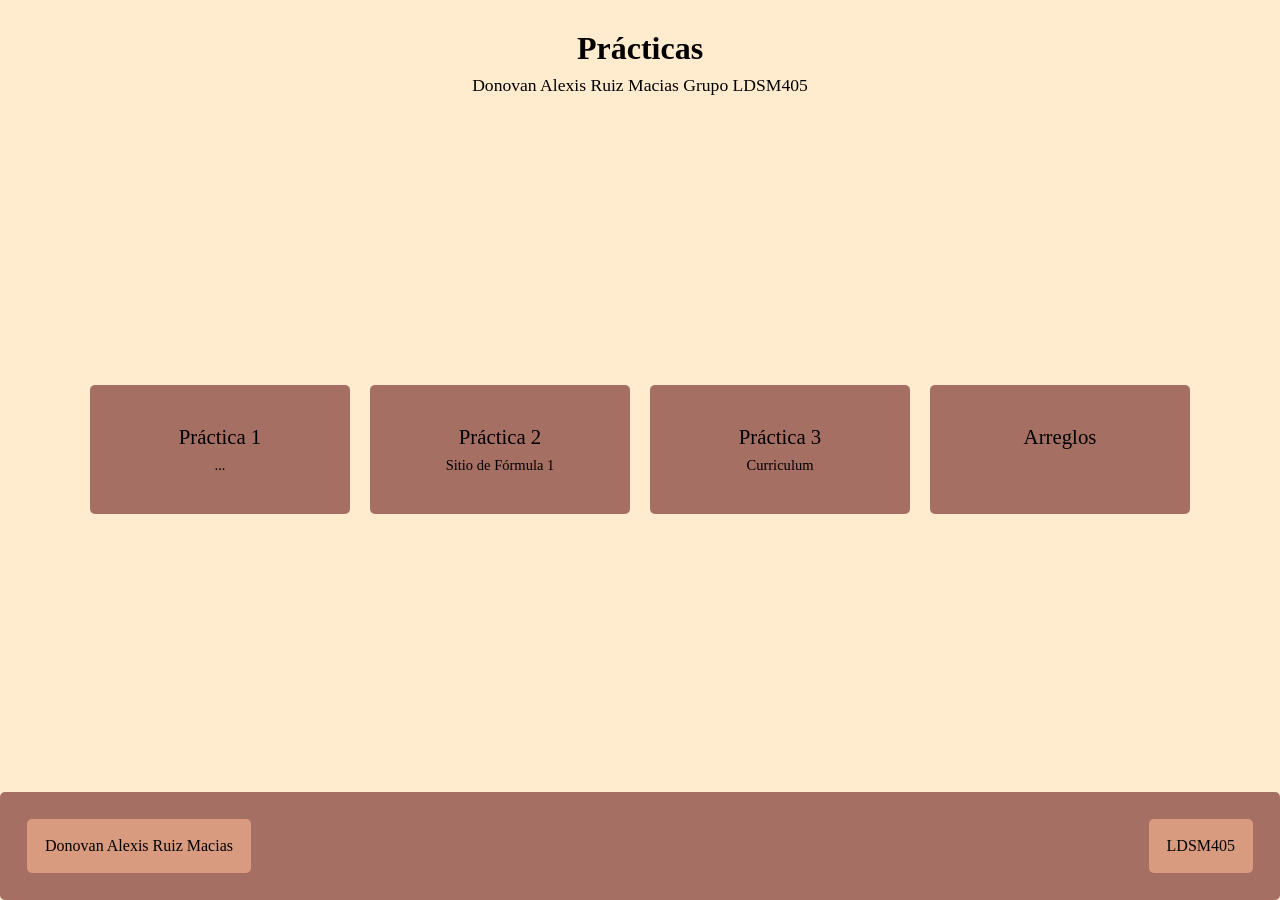
<file: index.html>
<!DOCTYPE html>
<html lang="es">
<head>
    <meta charset="UTF-8">
    <meta name="viewport" content="width=device-width, initial-scale=1.0">
    <title>Prácticas - Donovan Alexis Ruiz Macias</title>
    <style>
        * { box-sizing: border-box; }

        body {
            margin: 0;
            min-height: 100vh;
            display: flex;
            flex-direction: column;
            font-family: serif;
            background-color: blanchedalmond;
        }

        header {
            text-align: center;
            padding: 30px 10px 10px;
        }

        header h1 { margin: 0 0 8px; }
        header p  { margin: 0; font-size: 1.1em; }

        main {
            flex: 1;
            display: flex;
            flex-wrap: wrap;
            justify-content: center;
            align-content: center;
            gap: 20px;
            padding: 30px 10px;
        }

        .practica {
            display: block;
            width: 260px;
            padding: 40px 20px;
            text-align: center;
            text-decoration: none;
            color: inherit;
            font-size: 1.3em;
            background-color: #A56F63;
            border-radius: 5px;
        }

        .practica:hover { background-color: #D99B7F; }

        .practica span {
            display: block;
            margin-top: 8px;
            font-size: 0.7em;
        }

        footer {
            display: flex;
            flex-wrap: wrap;
            min-height: 80px;
            background-color: #A56F63;
            border-radius: 5px;
        }

        .nm, .gpo {
            background-color: #D99B7F;
            margin: 3vh;
            padding: 2vh;
            border-radius: 5px;
        }

        .nm  { margin-right: auto; }
        .gpo { text-align: right; }
    </style>
</head>
<body>

    <header>
        <h1>Prácticas</h1>
        <p>Donovan Alexis Ruiz Macias   Grupo LDSM405</p>
    </header>

    <main>
        <a class="practica" >Práctica 1<span>...</span></a>
        <a class="practica" href="home.html">Práctica 2<span>Sitio de Fórmula 1</span></a>
        <a class="practica" href="Curriculum/curriculum.html">Práctica 3<span>Curriculum</span></a>
        <a class="practica" href="P3/arreglos.html">Arreglos</a>
        
    </main>

    <footer>
        <article class="nm">Donovan Alexis Ruiz Macias</article>
        <article class="gpo">LDSM405</article>
    </footer>

</body>
</html>
</file>
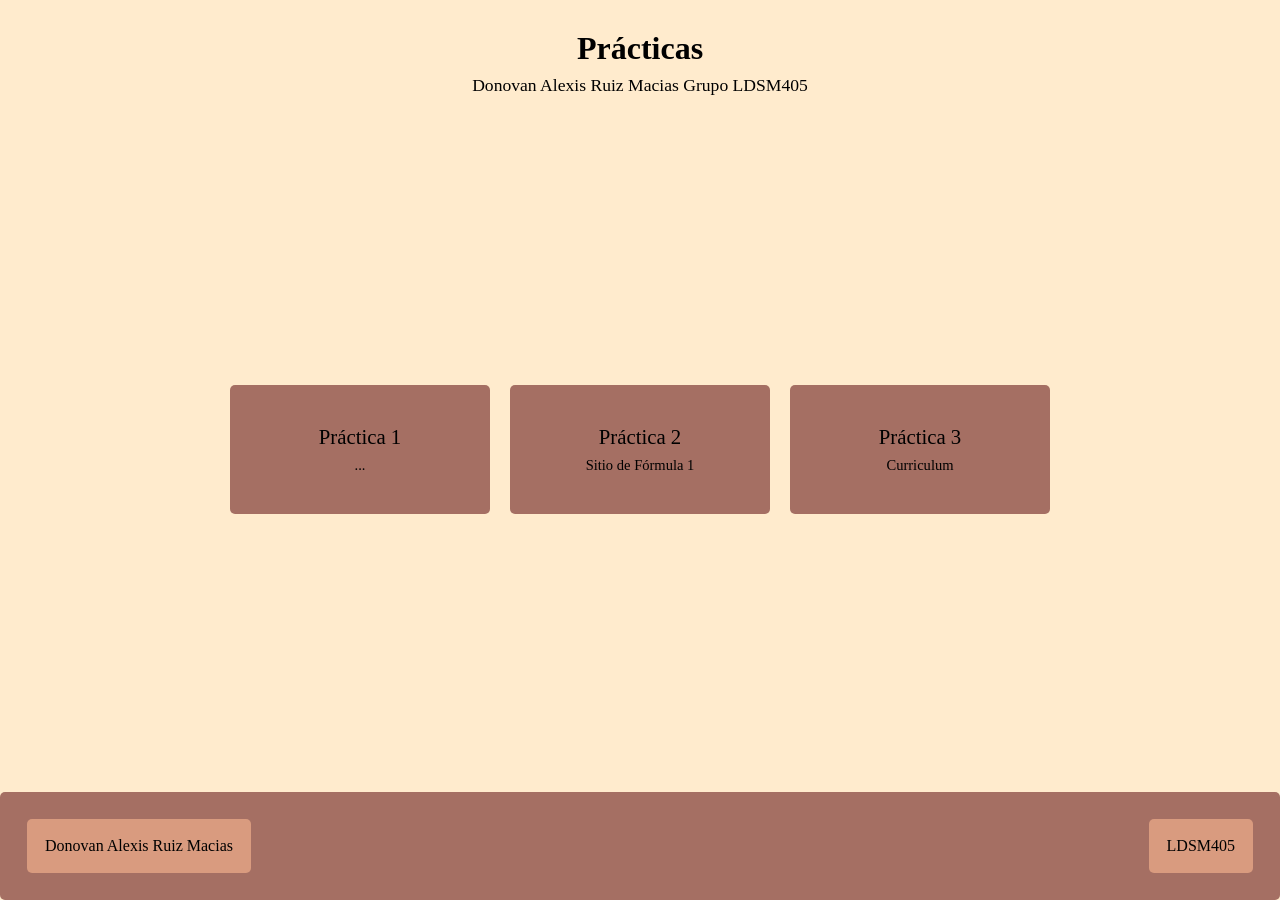
<file: Practica 2/index.html>
<!DOCTYPE html>
<html lang="es">
<head>
    <meta charset="UTF-8">
    <meta name="viewport" content="width=device-width, initial-scale=1.0">
    <title>Prácticas - Donovan Alexis Ruiz Macias</title>
    <style>
        * { box-sizing: border-box; }

        body {
            margin: 0;
            min-height: 100vh;
            display: flex;
            flex-direction: column;
            font-family: serif;
            background-color: blanchedalmond;
        }

        header {
            text-align: center;
            padding: 30px 10px 10px;
        }

        header h1 { margin: 0 0 8px; }
        header p  { margin: 0; font-size: 1.1em; }

        main {
            flex: 1;
            display: flex;
            flex-wrap: wrap;
            justify-content: center;
            align-content: center;
            gap: 20px;
            padding: 30px 10px;
        }

        .practica {
            display: block;
            width: 260px;
            padding: 40px 20px;
            text-align: center;
            text-decoration: none;
            color: inherit;
            font-size: 1.3em;
            background-color: #A56F63;
            border-radius: 5px;
        }

        .practica:hover { background-color: #D99B7F; }

        .practica span {
            display: block;
            margin-top: 8px;
            font-size: 0.7em;
        }

        footer {
            display: flex;
            flex-wrap: wrap;
            min-height: 80px;
            background-color: #A56F63;
            border-radius: 5px;
        }

        .nm, .gpo {
            background-color: #D99B7F;
            margin: 3vh;
            padding: 2vh;
            border-radius: 5px;
        }

        .nm  { margin-right: auto; }
        .gpo { text-align: right; }
    </style>
</head>
<body>

    <header>
        <h1>Prácticas</h1>
        <p>Donovan Alexis Ruiz Macias   Grupo LDSM405</p>
    </header>

    <main>
        <a class="practica" >Práctica 1<span>...</span></a>
        <a class="practica" href="home.html">Práctica 2<span>Sitio de Fórmula 1</span></a>
        <a class="practica" href="Curriculum/curriculum.html">Práctica 3<span>Curriculum</span></a>
    </main>

    <footer>
        <article class="nm">Donovan Alexis Ruiz Macias</article>
        <article class="gpo">LDSM405</article>
    </footer>

</body>
</html>
</file>
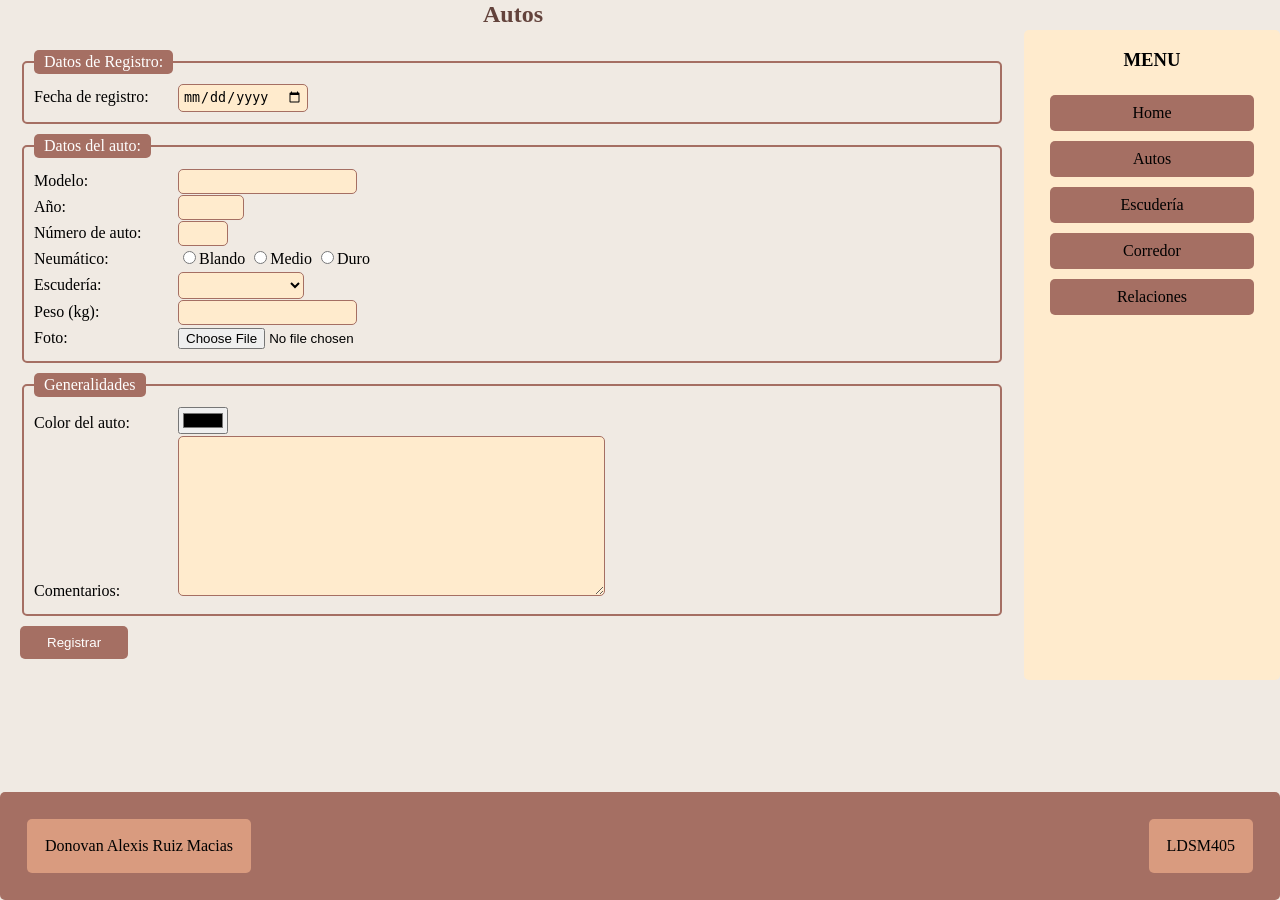
<file: autos.html>
<!DOCTYPE html>
<html lang="es">
<head>
    <meta charset="UTF-8">
    <meta name="viewport" content="width=device-width, initial-scale=1.0">
    <link rel="stylesheet" href="css/estilo.css"/>
    <title>Autos</title>
</head>
<body>

    <main>
        <section id="principal">
        <h1 id="titulo">Autos</h1>

            <section id="section-1">
                <section class="secundario">
                    <article class="articulo">
                  <form name="datos_auto" method="post" action="#" enctype="multipart/form-data">
                    <fieldset>
                        <legend>Datos de Registro:</legend>
                        <article id="registro">
                            <label>Fecha de registro:</label>
                            <input type="date" id="fecha"/><br>
                        </article>
                    </fieldset>
                    <fieldset id="datos_auto">
                        <legend>Datos del auto:</legend>
                        <article id="identificacion">
                            <article>
                                <label>Modelo: </label>
                                <input type="text" id="modelo"/><br>
                            </article>
                            <article>
                                <label>Año: </label>
                                <input type="number" id="anio" min="1950" max="2100"/><br>
                            </article>
                            <article>
                                <label>Número de auto: </label>
                                <input type="number" id="numero" min="0" max="99"/><br>
                            </article>
                        </article>
                        <article id="otros_datos">
                            <article id="neumaticos">
                                <label>Neumático:</label>
                                <input type="radio" name="neu" value="S"/>Blando
                                <input type="radio" name="neu" value="M"/>Medio
                                <input type="radio" name="neu" value="H"/>Duro
                            </article>
                            <article>
                                <label>Escudería: </label>
                                <select id="escuderia">
                                    <option value=""></option>
                                    <option value="FER">Ferrari</option>
                                    <option value="MER">Mercedes</option>
                                    <option value="RBR">Red Bull Racing</option>
                                    <option value="MCL">McLaren</option>
                                    <option value="AST">Aston Martin</option>
                                </select><br>
                            </article>
                            <article>
                                <label>Peso (kg): </label>
                                <input type="number" id="peso" min="700" step="0.1"/><br>
                            </article>
                            <article>
                                <label>Foto:</label>
                                <input type="file" id="imagen" /><br>
                            </article>
                        </article>
                    </fieldset>
                    <fieldset>
                        <legend>Generalidades </legend>
                        <article>
                            <label>Color del auto: </label>
                            <input type="color" id="colorf"/>
                        </article>
                        <article>
                            <label>Comentarios: </label>
                            <textarea cols="50" rows="10" id="comms"></textarea>
                        </article>
                    </fieldset>
                    <button type="button" id="boton" onclick="mi_metodoAutos()">Registrar</button>
                  </form>
                    </article>
                </section>
            </section>

            <aside id="menu">
                <h3>MENU</h3>
                    <ol>
                        <li class="opmnu"><a href="home.html">Home</a></li>
                        <li class="opmnu"><a href="autos.html">Autos</a></li>
                        <li class="opmnu"><a href="escuderia.html">Escudería</a></li>
                        <li class="opmnu"><a href="corredor.html">Corredor</a></li>
                        <li class="opmnu"><a href="relaciones.html">Relaciones</a></li>
                    </ol>
            </aside>
        </section>
    </main>

    <footer>
        <article class="nm">Donovan Alexis Ruiz Macias</article>
        <article class="gpo">LDSM405</article>
    </footer>

    <script src="js/script.js"></script>
</body>
</html>
</file>
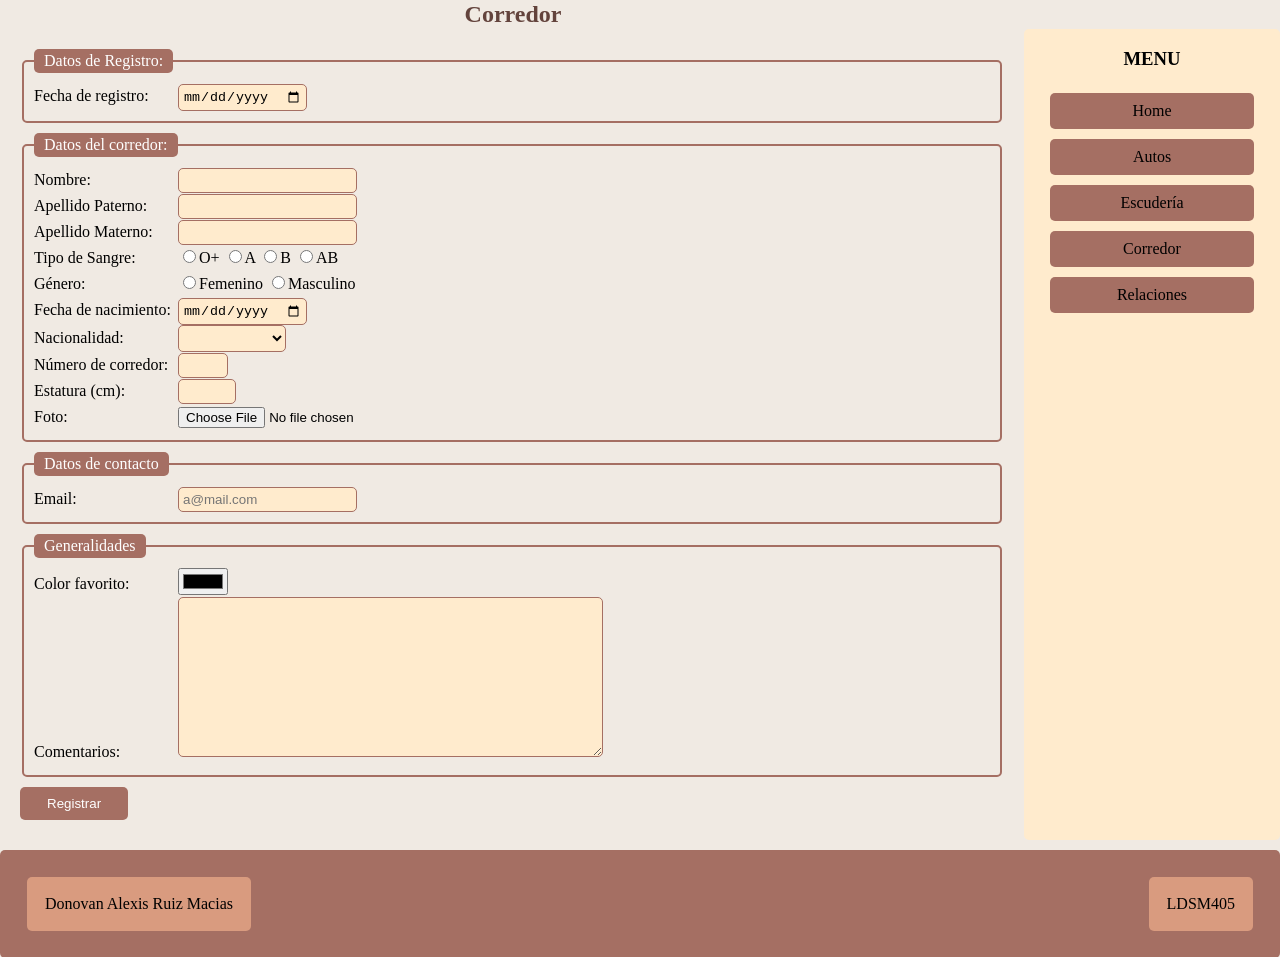
<file: corredor.html>
<!DOCTYPE html>
<html lang="es">
<head>
    <meta charset="UTF-8">
    <meta name="viewport" content="width=device-width, initial-scale=1.0">
    <link rel="stylesheet" href="css/estilo.css"/>
    <title>Corredor</title>
</head>
<body>

    <main>
        <section id="principal">
        <h1 id="titulo">Corredor</h1>

            <section id="section-1">
                <section class="secundario">
                    <article class="articulo">
                  <form name="datos_corredor" method="post" action="#" enctype="multipart/form-data">
                    <fieldset>
                        <legend>Datos de Registro:</legend>
                        <article id="registro">
                            <label>Fecha de registro:</label>
                            <input type="date" id="fecha"/><br>
                        </article>
                    </fieldset>
                    <fieldset id="datos_user">
                        <legend>Datos del corredor:</legend>
                        <article id="nombre_completo">
                            <article>
                                <label>Nombre: </label>
                                <input type="text" id="nombre"/><br>
                            </article>
                            <article>
                                <label>Apellido Paterno: </label>
                                <input type="text" id="apellidoP"/><br>
                            </article>
                            <article>
                                <label>Apellido Materno:</label>
                                <input type="text" id="apellidoM"/><br>
                            </article>
                        </article>
                        <article id="otros_datos">
                            <article id="tg">
                                <article id="tipo_sangre">
                                    <label>Tipo de Sangre:</label>
                                    <input type="radio" name="TipoS" value="O+"/>O+
                                    <input type="radio" name="TipoS" value="A"/>A
                                    <input type="radio" name="TipoS" value="B"/>B
                                    <input type="radio" name="TipoS" value="AB"/>AB
                                </article>
                                <article id="genero">
                                    <label> Género:</label>
                                    <input type="radio" name="gnr" value="Fem"/>Femenino
                                    <input type="radio" name="gnr" value="Mas"/>Masculino
                                </article>
                            </article>
                            <article>
                                <label>Fecha de nacimiento: </label>
                                <input type="date" id="nacimiento"/><br>
                            </article>
                            <article>
                                <label>Nacionalidad: </label>
                                <select id="nacionalidad">
                                    <option value=""></option>
                                    <option value="MX">México</option>
                                    <option value="IT">Italia</option>
                                    <option value="GB">Reino Unido</option>
                                    <option value="DE">Alemania</option>
                                    <option value="NL">Países Bajos</option>
                                    <option value="ES">España</option>
                                </select><br>
                            </article>
                            <article>
                                <label>Número de corredor: </label>
                                <input type="number" id="numero" min="0" max="99"/><br>
                            </article>
                            <article>
                                <label>Estatura (cm): </label>
                                <input type="number" id="estatura" min="100" max="250"/><br>
                            </article>
                            <article>
                                <label>Foto:</label>
                                <input type="file" id="imagen" /><br>
                            </article>
                        </article>
                    </fieldset>
                    <fieldset>
                        <legend>Datos de contacto</legend>
                        <article>
                            <label>Email: </label>
                            <input type="email" id="correo" required placeholder="a@mail.com"/><br>
                        </article>
                    </fieldset>
                    <fieldset>
                        <legend>Generalidades </legend>
                        <article>
                            <label>Color favorito: </label>
                            <input type="color" id="colorf"/>
                        </article>
                        <article>
                            <label>Comentarios: </label>
                            <textarea cols="50" rows="10" id="comms"></textarea>
                        </article>
                    </fieldset>
                    <button type="button" id="boton" onclick="mi_metodoCorredor()">Registrar</button>
                  </form>
                    </article>
                </section>
            </section>

            <aside id="menu">
                <h3>MENU</h3>
                    <ol>
                        <li class="opmnu"><a href="home.html">Home</a></li>
                        <li class="opmnu"><a href="autos.html">Autos</a></li>
                        <li class="opmnu"><a href="escuderia.html">Escudería</a></li>
                        <li class="opmnu"><a href="corredor.html">Corredor</a></li>
                        <li class="opmnu"><a href="relaciones.html">Relaciones</a></li>
                    </ol>
            </aside>
        </section>
    </main>

    <footer>
        <article class="nm">Donovan Alexis Ruiz Macias</article>
        <article class="gpo">LDSM405</article>
    </footer>

    <script src="js/script.js"></script>
</body>
</html>
</file>
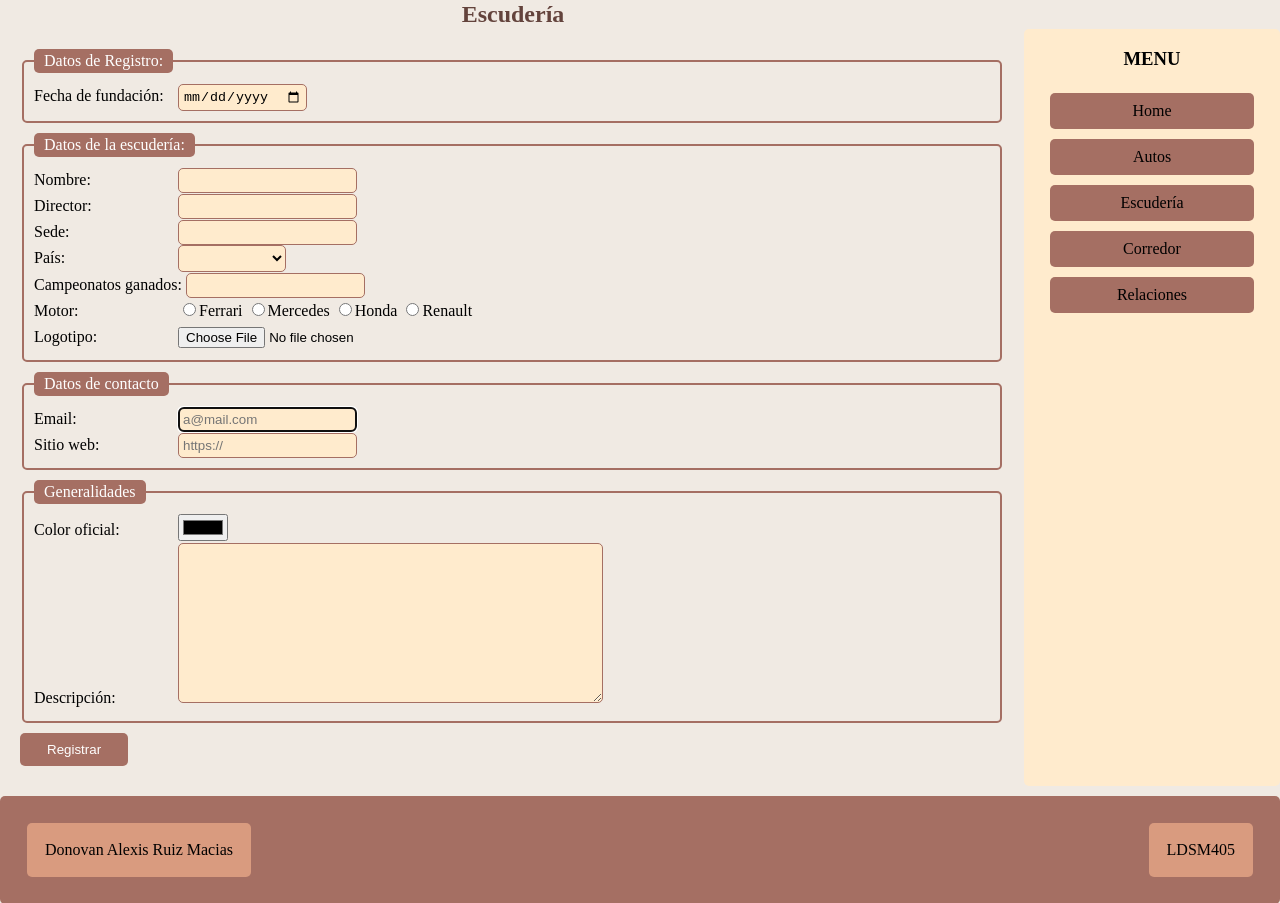
<file: escuderia.html>
<!DOCTYPE html>
<html lang="es">
<head>
    <meta charset="UTF-8">
    <meta name="viewport" content="width=device-width, initial-scale=1.0">
    <link rel="stylesheet" href="css/estilo.css"/>
    <title>Escudería</title>
</head>
<body>

    <main>
        <section id="principal">
        <h1 id="titulo">Escudería</h1>

            <section id="section-1">
                <section class="secundario">
                    <article class="articulo">
                  <form name="datos_escuderia" method="post" action="#" enctype="multipart/form-data">
                    <fieldset>
                        <legend>Datos de Registro:</legend>
                        <article id="registro">
                            <label>Fecha de fundación:</label>
                            <input type="date" id="fecha"/><br>
                        </article>
                    </fieldset>
                    <fieldset id="datos_escuderia">
                        <legend>Datos de la escudería:</legend>
                        <article id="identificacion">
                            <article>
                                <label>Nombre: </label>
                                <input type="text" id="nombre"/><br>
                            </article>
                            <article>
                                <label>Director: </label>
                                <input type="text" id="director"/><br>
                            </article>
                            <article>
                                <label>Sede: </label>
                                <input type="text" id="sede"/><br>
                            </article>
                        </article>
                        <article id="otros_datos">
                            <article>
                                <label>País: </label>
                                <select id="pais">
                                    <option value=""></option>
                                    <option value="MX">México</option>
                                    <option value="IT">Italia</option>
                                    <option value="GB">Reino Unido</option>
                                    <option value="DE">Alemania</option>
                                    <option value="NL">Países Bajos</option>
                                    <option value="ES">España</option>
                                </select><br>
                            </article>
                            <article>
                                <label>Campeonatos ganados: </label>
                                <input type="number" id="campeonatos" min="0"/><br>
                            </article>
                            <article id="motor">
                                <label>Motor:</label>
                                <input type="radio" name="mot" value="FER"/>Ferrari
                                <input type="radio" name="mot" value="MER"/>Mercedes
                                <input type="radio" name="mot" value="HON"/>Honda
                                <input type="radio" name="mot" value="REN"/>Renault
                            </article>
                            <article>
                                <label>Logotipo:</label>
                                <input type="file" id="imagen" /><br>
                            </article>
                        </article>
                    </fieldset>
                    <fieldset>
                        <legend>Datos de contacto</legend>
                        <article>
                            <label>Email: </label>
                            <input type="email" id="correo" required autofocus placeholder="a@mail.com"/><br>
                        </article>
                        <article>
                            <label>Sitio web: </label>
                            <input type="url" id="web" placeholder="https://"/><br>
                        </article>
                    </fieldset>
                    <fieldset>
                        <legend>Generalidades </legend>
                        <article>
                            <label>Color oficial: </label>
                            <input type="color" id="colorf"/>
                        </article>
                        <article>
                            <label>Descripción: </label>
                            <textarea cols="50" rows="10" id="comms"></textarea>
                        </article>
                    </fieldset>
                    <button type="button" id="boton" onclick="mi_metodoEscuderia()">Registrar</button>
                  </form>
                    </article>
                </section>
            </section>

            <aside id="menu">
                <h3>MENU</h3>
                    <ol>
                        <li class="opmnu"><a href="home.html">Home</a></li>
                        <li class="opmnu"><a href="autos.html">Autos</a></li>
                        <li class="opmnu"><a href="escuderia.html">Escudería</a></li>
                        <li class="opmnu"><a href="corredor.html">Corredor</a></li>
                        <li class="opmnu"><a href="relaciones.html">Relaciones</a></li>
                    </ol>
            </aside>
        </section>
    </main>

    <footer>
        <article class="nm">Donovan Alexis Ruiz Macias</article>
        <article class="gpo">LDSM405</article>
    </footer>

    <script src="js/script.js"></script>
</body>
</html>
</file>
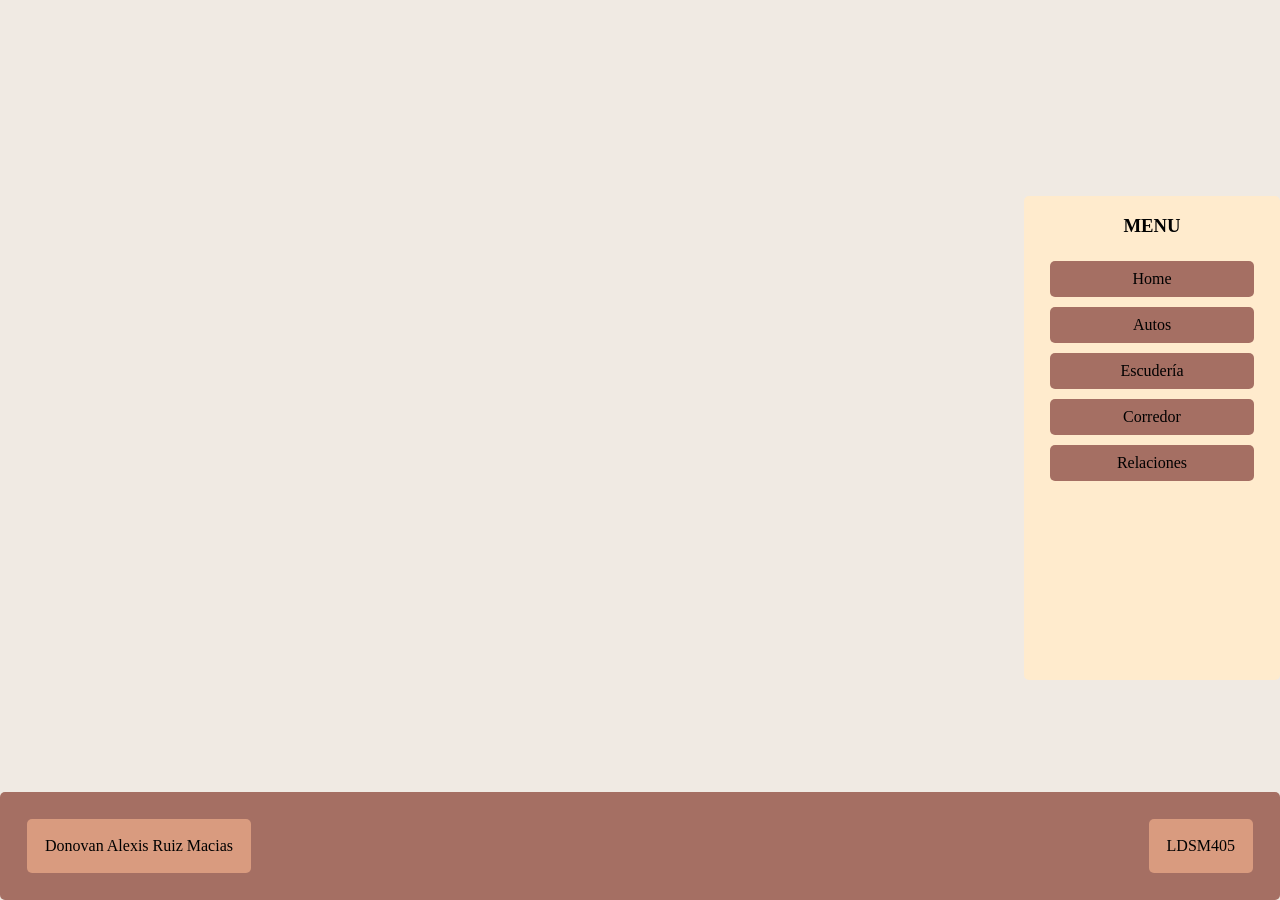
<file: home.html>
<!DOCTYPE html>
<html lang="en">
<head>
    <link rel="stylesheet" href="css/estilo.css"/>
    <meta charset="UTF-8">
    <meta name="viewport" content="width=device-width, initial-scale=1.0">
    <title>Home</title>
</head>
<body>
    
    <main>
 
 
        <section id="principal">
        <h1 id="titulo"> </h1>
       
            <section id="section-1">
                
            </section>
 
             <aside id="menu">
            <h3>MENU</h3>
                    <ol>
                        <li class="opmnu"><a href="home.html">Home</a></li>
                        <li class="opmnu"><a href="autos.html">Autos</a></li>
                        <li class="opmnu"><a href="escuderia.html">Escudería</a></li>
                        <li class="opmnu"><a href="corredor.html">Corredor</a></li>
                        <li class="opmnu"><a href="relaciones.html">Relaciones</a></li>
                    </ol>
        </aside>
        </section>
 
    </main>

    <footer>

        <article class="nm">Donovan Alexis Ruiz Macias</article>
        <article class="gpo">LDSM405</article>

    </footer>

</body>

</html>
</file>
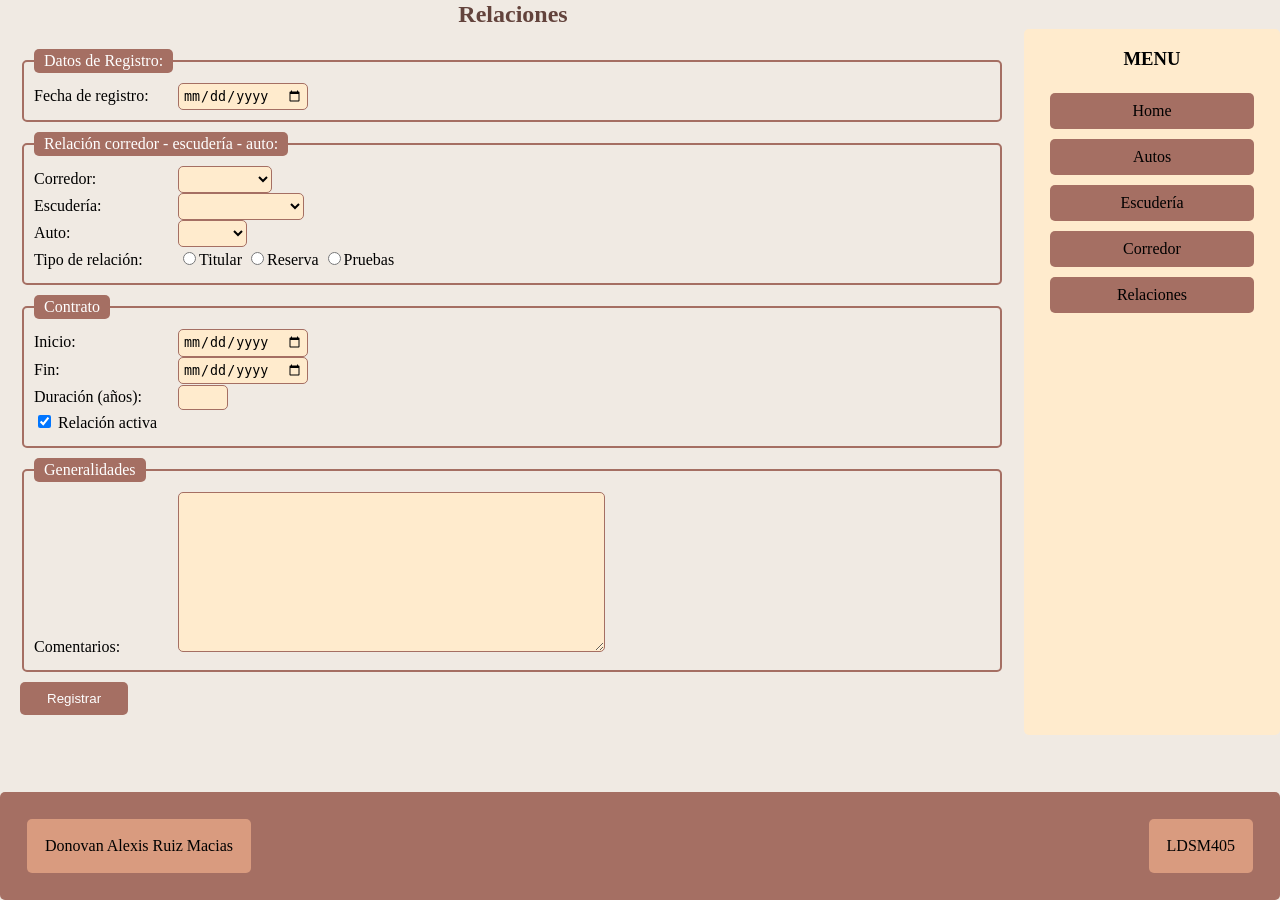
<file: relaciones.html>
<!DOCTYPE html>
<html lang="es">
<head>
    <meta charset="UTF-8">
    <meta name="viewport" content="width=device-width, initial-scale=1.0">
    <link rel="stylesheet" href="css/estilo.css"/>
    <title>Relaciones</title>
</head>
<body>

    <main>
        <section id="principal">
        <h1 id="titulo">Relaciones</h1>

            <section id="section-1">
                <section class="secundario">
                    <article class="articulo">
                  <form name="datos_relacion" method="post" action="#">
                    <fieldset>
                        <legend>Datos de Registro:</legend>
                        <article id="registro">
                            <label>Fecha de registro:</label>
                            <input type="date" id="fecha"/><br>
                        </article>
                    </fieldset>
                    <fieldset id="datos_relacion">
                        <legend>Relación corredor - escudería - auto:</legend>
                        <article id="otros_datos">
                            <article>
                                <label>Corredor: </label>
                                <select id="corredor">
                                    <option value=""></option>
                                    <option value="1">Corredor 1</option>
                                    <option value="2">Corredor 2</option>
                                    <option value="3">Corredor 3</option>
                                </select><br>
                            </article>
                            <article>
                                <label>Escudería: </label>
                                <select id="escuderia">
                                    <option value=""></option>
                                    <option value="FER">Ferrari</option>
                                    <option value="MER">Mercedes</option>
                                    <option value="RBR">Red Bull Racing</option>
                                    <option value="MCL">McLaren</option>
                                    <option value="AST">Aston Martin</option>
                                </select><br>
                            </article>
                            <article>
                                <label>Auto: </label>
                                <select id="auto">
                                    <option value=""></option>
                                    <option value="A1">Auto 1</option>
                                    <option value="A2">Auto 2</option>
                                    <option value="A3">Auto 3</option>
                                </select><br>
                            </article>
                            <article id="tipo_rel">
                                <label>Tipo de relación:</label>
                                <input type="radio" name="rel" value="T"/>Titular
                                <input type="radio" name="rel" value="R"/>Reserva
                                <input type="radio" name="rel" value="P"/>Pruebas
                            </article>
                        </article>
                    </fieldset>
                    <fieldset>
                        <legend>Contrato</legend>
                        <article>
                            <label>Inicio: </label>
                            <input type="date" id="inicio"/><br>
                        </article>
                        <article>
                            <label>Fin: </label>
                            <input type="date" id="fin"/><br>
                        </article>
                        <article>
                            <label>Duración (años): </label>
                            <input type="number" id="duracion" min="1" max="10"/><br>
                        </article>
                        <article>
                            <input type="checkbox" id="activo" checked/>
                            <label for="activo">Relación activa</label>
                        </article>
                    </fieldset>
                    <fieldset>
                        <legend>Generalidades </legend>
                        <article>
                            <label>Comentarios: </label>
                            <textarea cols="50" rows="10" id="comms"></textarea>
                        </article>
                    </fieldset>
                    <button type="button" id="boton" onclick="mi_metodoRelaciones()">Registrar</button>
                  </form>
                    </article>
                </section>
            </section>

            <aside id="menu">
                <h3>MENU</h3>
                    <ol>
                        <li class="opmnu"><a href="home.html">Home</a></li>
                        <li class="opmnu"><a href="autos.html">Autos</a></li>
                        <li class="opmnu"><a href="escuderia.html">Escudería</a></li>
                        <li class="opmnu"><a href="corredor.html">Corredor</a></li>
                        <li class="opmnu"><a href="relaciones.html">Relaciones</a></li>
                    </ol>
            </aside>
        </section>
    </main>

    <footer>
        <article class="nm">Donovan Alexis Ruiz Macias</article>
        <article class="gpo">LDSM405</article>
    </footer>

    <script src="js/script.js"></script>
</body>
</html>
</file>
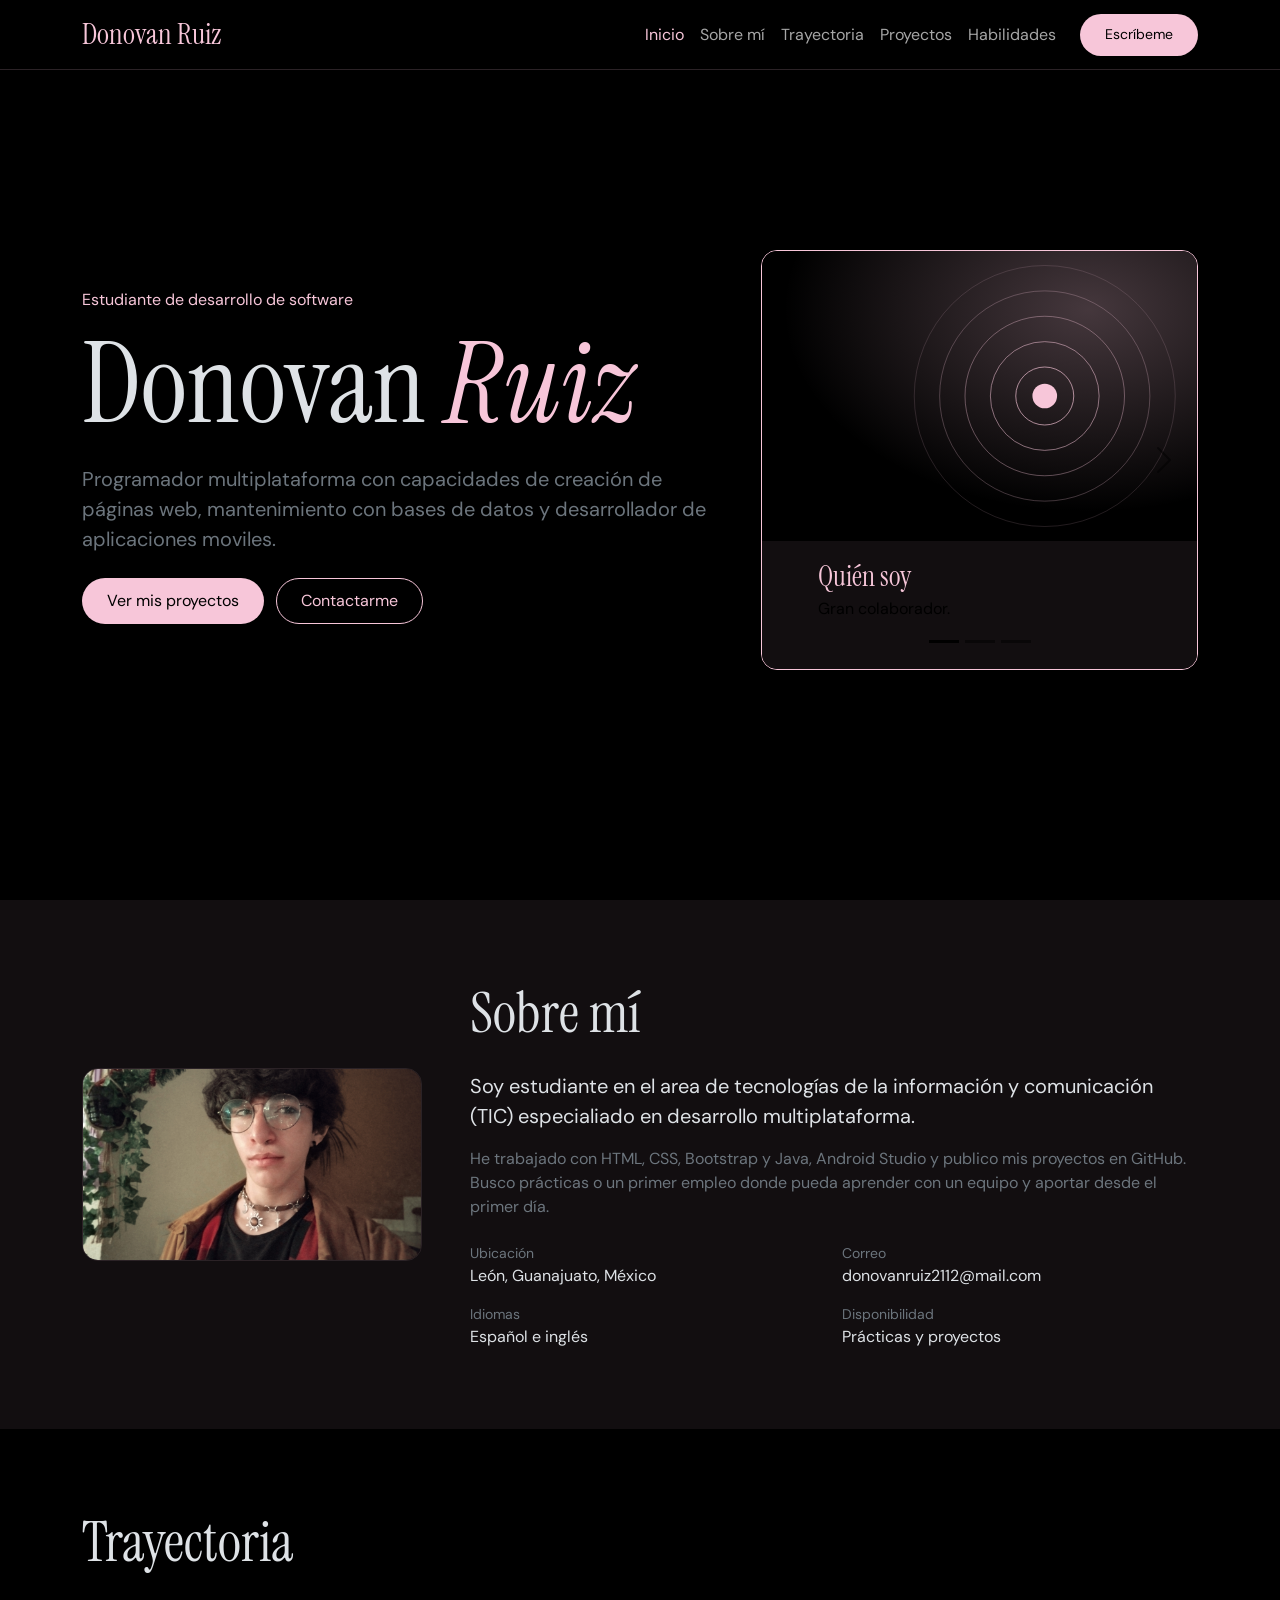
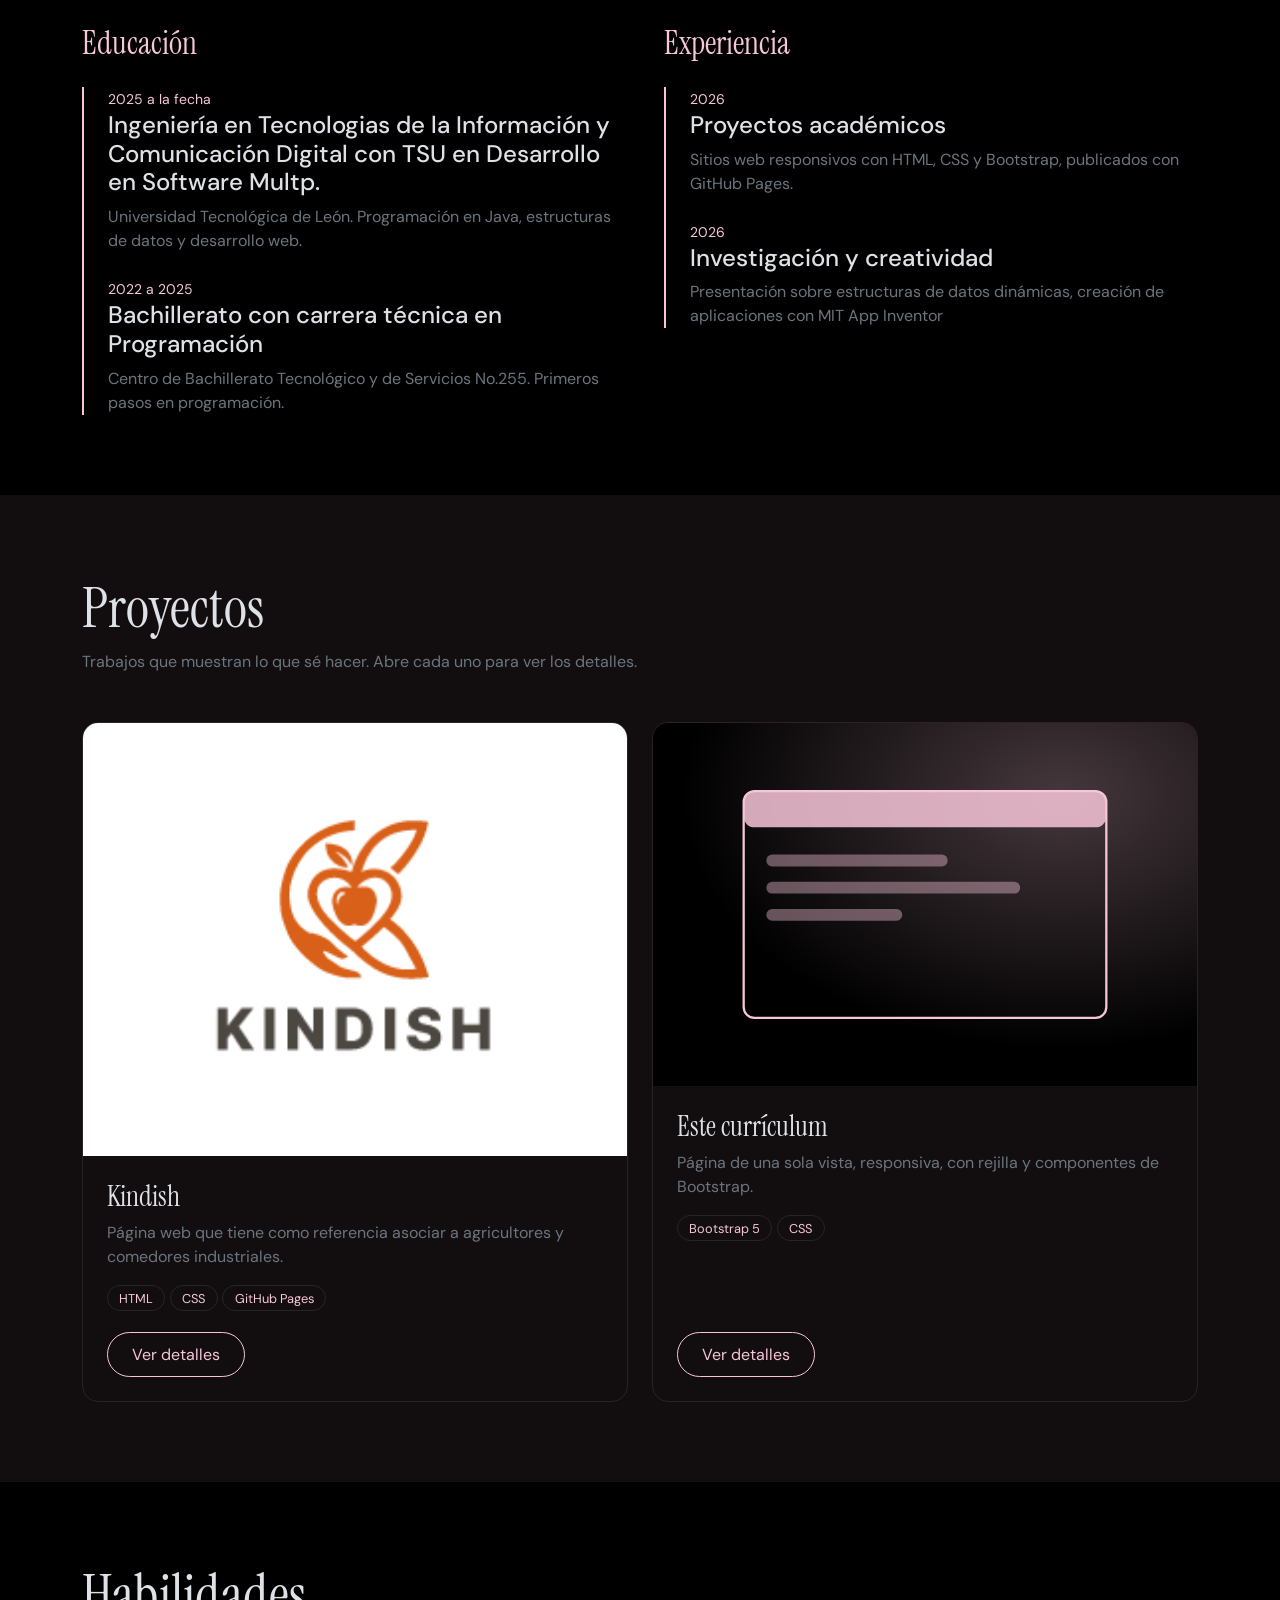
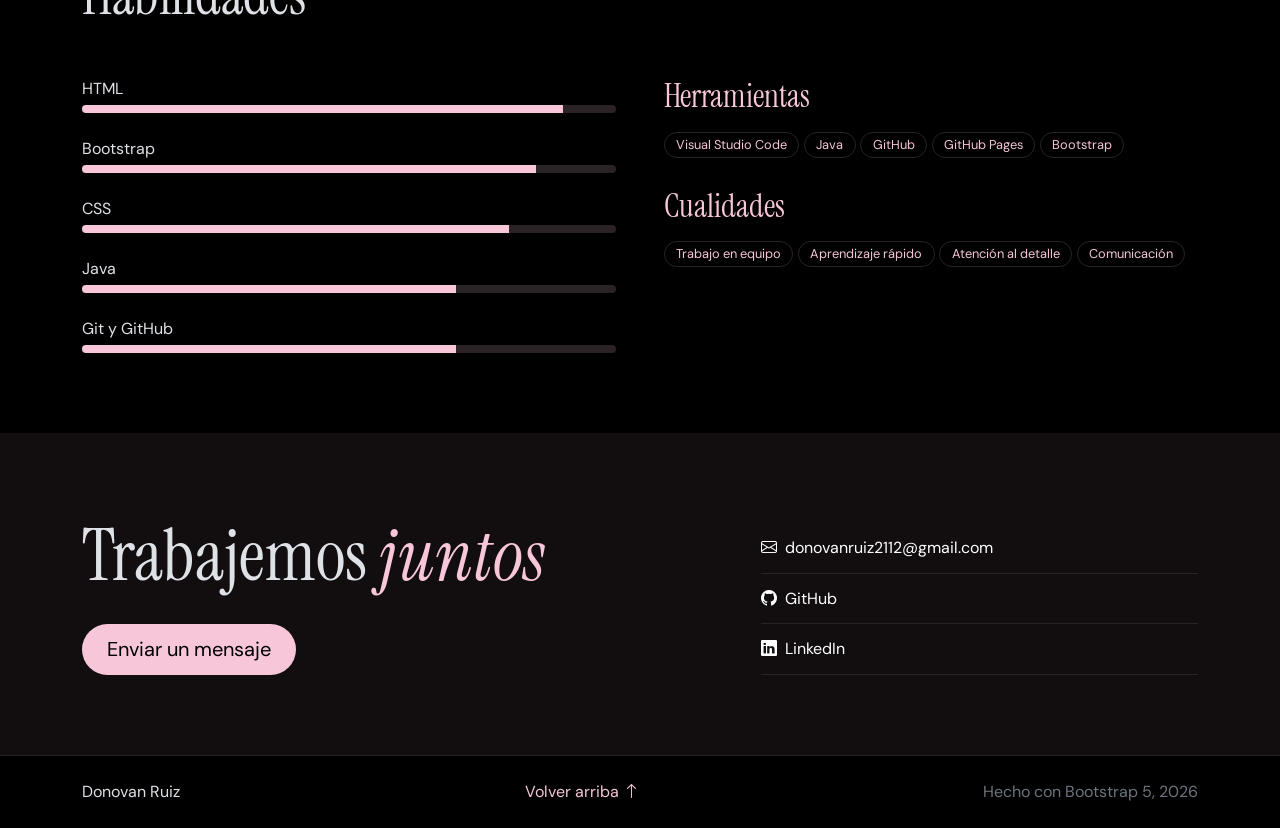
<file: Curriculum/curriculum.html>
<!DOCTYPE html>
<html lang="es" data-bs-theme="dark">
<head>
    <meta charset="UTF-8">
    <meta name="viewport" content="width=device-width, initial-scale=1.0">
    <title>Donovan Ruiz | Currículum</title>
    <meta name="description" content="Currículum profesional de Donovan Ruiz, estudiante de desarrollo de software.">

    <!-- Bootstrap 5.3.8 por CDN -->
    <link href="https://cdn.jsdelivr.net/npm/bootstrap@5.3.8/dist/css/bootstrap.min.css" rel="stylesheet">
    <link href="https://cdn.jsdelivr.net/npm/bootstrap-icons@1.11.3/font/bootstrap-icons.min.css" rel="stylesheet">
    <!-- Tipografías -->
    <link href="https://fonts.googleapis.com/css2?family=DM+Sans:wght@400;500;700&family=Instrument+Serif:ital@0;1&display=swap" rel="stylesheet">
    <!-- Estilos propios -->
    <link rel="stylesheet" href="estilo.css">
</head>
<body data-bs-spy="scroll" data-bs-target="#menuPrincipal" data-bs-offset="100">

    <!-- ===== NAVBAR FIJA ===== -->
    <header>
        <nav class="navbar navbar-expand-lg fixed-top">
            <div class="container">
                <a class="navbar-brand" href="#inicio">Donovan Ruiz</a>
                <button class="navbar-toggler" type="button" data-bs-toggle="collapse" data-bs-target="#menuPrincipal" aria-label="Abrir menú">
                    <span class="navbar-toggler-icon"></span>
                </button>
                <div class="collapse navbar-collapse" id="menuPrincipal">
                    <ul class="navbar-nav ms-auto align-items-lg-center">
                        <li class="nav-item"><a class="nav-link" href="#inicio">Inicio</a></li>
                        <li class="nav-item"><a class="nav-link" href="#sobre-mi">Sobre mí</a></li>
                        <li class="nav-item"><a class="nav-link" href="#trayectoria">Trayectoria</a></li>
                        <li class="nav-item"><a class="nav-link" href="#proyectos">Proyectos</a></li>
                        <li class="nav-item"><a class="nav-link" href="#habilidades">Habilidades</a></li>
                        <li class="nav-item ms-lg-3">
                            <button type="button" class="btn btn-rosa btn-sm" data-bs-toggle="modal" data-bs-target="#modalContacto">Escríbeme</button>
                        </li>
                    </ul>
                </div>
            </div>
        </nav>
    </header>

    <main>
        <!-- ===== HERO CON CARRUSEL ===== -->
        <section id="inicio">
            <div class="container">
                <div class="row align-items-center g-5">
                    <div class="col-lg-7 aparecer">
                        <p class="texto-rosa mb-3">Estudiante de desarrollo de software</p>
                        <h1 class="hero-nombre mb-4">Donovan <span class="texto-rosa fst-italic">Ruiz</span></h1>
                        <p class="fs-5 text-secondary mb-4">
                            Programador multiplataforma con capacidades de creación de páginas web, mantenimiento con bases de datos y desarrollador de aplicaciones moviles.
                        </p>
                        <a href="#proyectos" class="btn btn-rosa me-2 mb-2">Ver mis proyectos</a>
                        <button type="button" class="btn btn-contorno mb-2" data-bs-toggle="modal" data-bs-target="#modalContacto">Contactarme</button>
                    </div>

                    <div class="col-lg-5 aparecer retraso">
                        <div id="carruselHero" class="carousel slide" data-bs-ride="carousel">
                            <div class="carousel-indicators">
                                <button type="button" data-bs-target="#carruselHero" data-bs-slide-to="0" class="active"></button>
                                <button type="button" data-bs-target="#carruselHero" data-bs-slide-to="1"></button>
                                <button type="button" data-bs-target="#carruselHero" data-bs-slide-to="2"></button>
                            </div>
                            <div class="carousel-inner">
                                <div class="carousel-item active">
                                    <img src="img/slide1.svg" class="d-block w-100 img-fluid" alt="Círculos concéntricos en rosa sobre fondo negro">
                                    <div class="carousel-caption">
                                        <h3>Quién soy</h3>
                                        <p>Gran colaborador.</p>
                                    </div>
                                </div>
                                <div class="carousel-item">
                                    <img src="img/slide2.svg" class="d-block w-100 img-fluid" alt="Símbolo de código en rosa">
                                    <div class="carousel-caption">
                                        <h3>Qué hago</h3>
                                        <p>Páginas web, manejo de bases de datos y aplicaciones moviles.</p>
                                    </div>
                                </div>
                                <div class="carousel-item">
                                    <img src="img/slide3.svg" class="d-block w-100 img-fluid" alt="Cuadrícula de bloques rosas">
                                    <div class="carousel-caption">
                                        <h3>Cómo lo hago</h3>
                                        <p>Con gran mentalidad y aporte en lo solicitado.</p>
                                    </div>
                                </div>
                            </div>
                            <button class="carousel-control-prev" type="button" data-bs-target="#carruselHero" data-bs-slide="prev">
                                <span class="carousel-control-prev-icon"></span>
                            </button>
                            <button class="carousel-control-next" type="button" data-bs-target="#carruselHero" data-bs-slide="next">
                                <span class="carousel-control-next-icon"></span>
                            </button>
                        </div>
                    </div>
                </div>
            </div>
        </section>

        <!-- ===== SOBRE MÍ ===== -->
        <section id="sobre-mi" class="fondo-gris">
            <div class="container">
                <div class="row g-5 align-items-center">
                    <div class="col-md-5 col-lg-4">
                        <!-- Cambia img/foto.svg por tu foto (por ejemplo img/foto.jpg) -->
                        <img src="img/pfp.jpg" class="img-fluid foto-perfil w-100" alt="Foto de Donovan Ruiz">
                    </div>
                    <div class="col-md-7 col-lg-8">
                        <h2 class="display-4 mb-4">Sobre mí</h2>
                        <p class="fs-5">Soy estudiante en el area de tecnologías de la información y comunicación (TIC) especialiado en desarrollo multiplataforma.</p>
                        <p class="text-secondary mb-4">He trabajado con HTML, CSS, Bootstrap y Java, Android Studio y publico mis proyectos en GitHub. Busco prácticas o un primer empleo donde pueda aprender con un equipo y aportar desde el primer día.</p>
                        <div class="row row-cols-1 row-cols-sm-2 g-3">
                            <div class="col"><small class="text-secondary d-block">Ubicación</small>León, Guanajuato, México</div>
                            <div class="col"><small class="text-secondary d-block">Correo</small>donovanruiz2112@mail.com</div>
                            <div class="col"><small class="text-secondary d-block">Idiomas</small>Español e inglés</div>
                            <div class="col"><small class="text-secondary d-block">Disponibilidad</small>Prácticas y proyectos</div>
                        </div>
                    </div>
                </div>
            </div>
        </section>

        <!-- ===== TRAYECTORIA ===== -->
        <section id="trayectoria">
            <div class="container">
                <h2 class="display-4 mb-5">Trayectoria</h2>
                <div class="row g-5">
                    <div class="col-lg-6">
                        <h3 class="fs-2 mb-4 texto-rosa">Educación</h3>
                        <div class="linea-tiempo">
                            <div class="mb-4">
                                <small class="texto-rosa">2025 a la fecha</small>
                                <h4 class="fs-4">Ingeniería en Tecnologias de la Información y Comunicación Digital con TSU en Desarrollo en Software Multp.</h4>
                                <p class="text-secondary mb-0">Universidad Tecnológica de León. Programación en Java, estructuras de datos y desarrollo web.</p>
                            </div>
                            <div>
                                <small class="texto-rosa">2022 a 2025</small>
                                <h4 class="fs-4">Bachillerato con carrera técnica en Programación</h4>
                                <p class="text-secondary mb-0">Centro de Bachillerato Tecnológico y de Servicios No.255. Primeros pasos en programación.</p>
                            </div>
                        </div>
                    </div>
                    <div class="col-lg-6">
                        <h3 class="fs-2 mb-4 texto-rosa">Experiencia</h3>
                        <div class="linea-tiempo">
                            <div class="mb-4">
                                <small class="texto-rosa">2026</small>
                                <h4 class="fs-4">Proyectos académicos</h4>
                                <p class="text-secondary mb-0">Sitios web responsivos con HTML, CSS y Bootstrap, publicados con GitHub Pages.</p>
                            </div>
                            <div>
                                <small class="texto-rosa">2026</small>
                                <h4 class="fs-4">Investigación y creatividad</h4>
                                <p class="text-secondary mb-0">Presentación sobre estructuras de datos dinámicas, creación de aplicaciones con MIT App Inventor</p>
                            </div>
                        </div>
                    </div>
                </div>
            </div>
        </section>

        <!-- ===== PROYECTOS (CARDS) ===== -->
        <section id="proyectos" class="fondo-gris">
            <div class="container">
                <h2 class="display-4 mb-2">Proyectos</h2>
                <p class="text-secondary mb-5">Trabajos que muestran lo que sé hacer. Abre cada uno para ver los detalles.</p>

                <div class="row row-cols-1 row-cols-md-2 g-4">
                    <div class="col">
                        <article class="card h-100 tarjeta">
                            <img src="img/Kindish.png" class="card-img-top img-fluid" alt="Captura de la página Kindish">
                            <div class="card-body p-4 d-flex flex-column">
                                <h3 class="card-title">Kindish</h3>
                                <p class="card-text text-secondary">Página web que tiene como referencia asociar a agricultores y comedores industriales.</p>
                                <div class="mb-3"><span class="etiqueta">HTML</span><span class="etiqueta">CSS</span><span class="etiqueta">GitHub Pages</span></div>
                                <button type="button" class="btn btn-contorno mt-auto align-self-start" data-bs-toggle="modal" data-bs-target="#modalKindish">Ver detalles</button>
                            </div>
                        </article>
                    </div>
                    <div class="col">
                        <article class="card h-100 tarjeta">
                            <img src="img/proyecto3.svg" class="card-img-top img-fluid" alt="Ventana de navegador en rosa">
                            <div class="card-body p-4 d-flex flex-column">
                                <h3 class="card-title">Este currículum</h3>
                                <p class="card-text text-secondary">Página de una sola vista, responsiva, con rejilla y componentes de Bootstrap.</p>
                                <div class="mb-3"><span class="etiqueta">Bootstrap 5</span><span class="etiqueta">CSS</span></div>
                                <button type="button" class="btn btn-contorno mt-auto align-self-start" data-bs-toggle="modal" data-bs-target="#modalCurriculum">Ver detalles</button>
                            </div>
                        </article>
                    </div>
                </div>
            </div>
        </section>

        <!-- ===== HABILIDADES ===== -->
        <section id="habilidades">
            <div class="container">
                <h2 class="display-4 mb-5">Habilidades</h2>
                <div class="row g-5">
                    <div class="col-lg-6">
                        <p class="mb-1">HTML</p>
                        <div class="progress mb-4"><div class="progress-bar" style="width: 90%"></div></div>
                        <p class="mb-1">Bootstrap</p>
                        <div class="progress mb-4"><div class="progress-bar" style="width: 85%"></div></div>
                        <p class="mb-1">CSS</p>
                        <div class="progress mb-4"><div class="progress-bar" style="width: 80%"></div></div>
                        <p class="mb-1">Java</p>
                        <div class="progress mb-4"><div class="progress-bar" style="width: 70%"></div></div>
                        <p class="mb-1">Git y GitHub</p>
                        <div class="progress"><div class="progress-bar" style="width: 70%"></div></div>
                    </div>
                    <div class="col-lg-6">
                        <h3 class="fs-2 texto-rosa mb-3">Herramientas</h3>
                        <div class="mb-4"><span class="etiqueta">Visual Studio Code</span><span class="etiqueta">Java</span><span class="etiqueta">GitHub</span><span class="etiqueta">GitHub Pages</span><span class="etiqueta">Bootstrap</span></div>
                        <h3 class="fs-2 texto-rosa mb-3">Cualidades</h3>
                        <div><span class="etiqueta">Trabajo en equipo</span><span class="etiqueta">Aprendizaje rápido</span><span class="etiqueta">Atención al detalle</span><span class="etiqueta">Comunicación</span></div>
                    </div>
                </div>
            </div>
        </section>

        <!-- ===== CONTACTO ===== -->
        <section id="contacto" class="fondo-gris">
            <div class="container">
                <div class="row g-5 align-items-end">
                    <div class="col-lg-7">
                        <h2 class="display-2 mb-4">Trabajemos <span class="texto-rosa fst-italic">juntos</span></h2>
                        <button type="button" class="btn btn-rosa btn-lg" data-bs-toggle="modal" data-bs-target="#modalContacto">Enviar un mensaje</button>
                    </div>
                    <div class="col-lg-5">
                        <a class="enlace-social" href="mailto:donovanruiz2112@gmail.com"><i class="bi bi-envelope me-2"></i>donovanruiz2112@gmail.com</a>
                        <a class="enlace-social" href="https://github.com/Blackryss" target="_blank" rel="noopener"><i class="bi bi-github me-2"></i>GitHub</a>
                        <a class="enlace-social" href="https://www.linkedin.com/in/donovan-alexis-ruiz-macias-43529a314/" target="_blank" rel="noopener"><i class="bi bi-linkedin me-2"></i>LinkedIn</a>
                    </div>
                </div>
            </div>
        </section>
    </main>

    <footer class="py-4">
        <div class="container d-flex flex-column flex-sm-row justify-content-between gap-2">
            <span>Donovan Ruiz</span>
            <a href="#inicio" class="texto-rosa text-decoration-none">Volver arriba <i class="bi bi-arrow-up"></i></a>
            <span class="text-secondary">Hecho con Bootstrap 5, 2026</span>
        </div>
    </footer>

    <!-- ===== MODAL: CONTACTO ===== -->
    <div class="modal fade" id="modalContacto" tabindex="-1">
        <div class="modal-dialog modal-dialog-centered">
            <div class="modal-content">
                <div class="modal-header">
                    <h2 class="modal-title fs-3">Escríbeme</h2>
                    <button type="button" class="btn-close" data-bs-dismiss="modal"></button>
                </div>
                <!-- El formulario abre el programa de correo del visitante -->
                <form action="mailto:donovanruiz2112@gmail.com" method="post" enctype="text/plain">
                    <div class="modal-body">
                        <div class="mb-3">
                            <label for="nombre" class="form-label">Nombre</label>
                            <input type="text" class="form-control" id="nombre" name="nombre" placeholder="Tu nombre" required>
                        </div>
                        <div class="mb-3">
                            <label for="correo" class="form-label">Correo</label>
                            <input type="email" class="form-control" id="correo" name="correo" placeholder="tu@correo.com" required>
                        </div>
                        <div class="mb-1">
                            <label for="mensaje" class="form-label">Mensaje</label>
                            <textarea class="form-control" id="mensaje" name="mensaje" rows="4" placeholder="¿En qué puedo ayudarte?" required></textarea>
                        </div>
                    </div>
                    <div class="modal-footer">
                        <button type="button" class="btn btn-contorno" data-bs-dismiss="modal">Cancelar</button>
                        <button type="submit" class="btn btn-rosa">Enviar mensaje</button>
                    </div>
                </form>
            </div>
        </div>
    </div>

    <!-- ===== MODAL: KINDISH ===== -->
    <div class="modal fade" id="modalKindish" tabindex="-1">
        <div class="modal-dialog modal-dialog-centered">
            <div class="modal-content">
                <div class="modal-header">
                    <h2 class="modal-title fs-3">Kindish</h2>
                    <button type="button" class="btn-close" data-bs-dismiss="modal"></button>
                </div>
                <div class="modal-body">
                    <p>Página web que busca conectar a agricultores con comedores industriales.</p>
                    <p class="mb-0"><span class="texto-rosa">Tecnologías:</span> HTML, CSS, GitHub Pages</p>
                </div>
                <div class="modal-footer">
                    <button type="button" class="btn btn-contorno" data-bs-dismiss="modal">Cerrar</button>
                </div>
            </div>
        </div>
    </div>

    <!-- ===== MODAL: ESTE CURRÍCULUM ===== -->
    <div class="modal fade" id="modalCurriculum" tabindex="-1">
        <div class="modal-dialog modal-dialog-centered">
            <div class="modal-content">
                <div class="modal-header">
                    <h2 class="modal-title fs-3">Este currículum</h2>
                    <button type="button" class="btn-close" data-bs-dismiss="modal"></button>
                </div>
                <div class="modal-body">
                    <p>Página de recorrido vertical con navbar fija, carrusel, tarjetas y modales. Se adapta a celular, tableta y escritorio.</p>
                    <p class="mb-0"><span class="texto-rosa">Tecnologías:</span> Bootstrap 5, CSS</p>
                </div>
                <div class="modal-footer">
                    <button type="button" class="btn btn-contorno" data-bs-dismiss="modal">Cerrar</button>
                </div>
            </div>
        </div>
    </div>

    <script src="https://cdn.jsdelivr.net/npm/bootstrap@5.3.8/dist/js/bootstrap.bundle.min.js"></script>
</body>
</html>
</file>
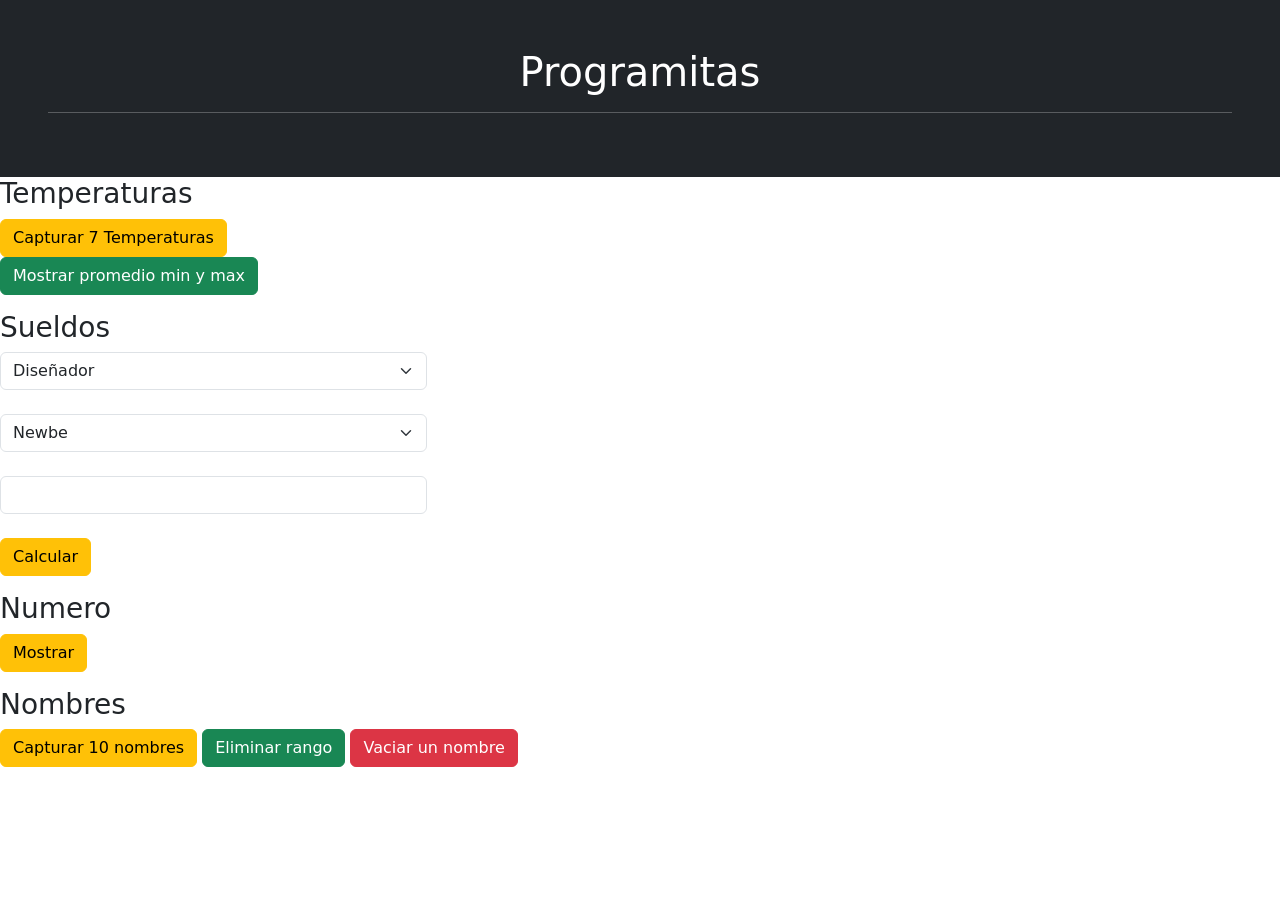
<file: P3/arreglos.html>
<!DOCTYPE html>
<html lang="en">
<head>
    <meta charset="UTF-8">
    <meta http-equiv="X-UA-Compatible" content="IE=edge">
    <meta name="viewport" content="width=device-width, initial-scale=1.0">
    <link href="https://cdn.jsdelivr.net/npm/bootstrap@5.3.8/dist/css/bootstrap.min.css" rel="stylesheet">
    <script src="https://cdn.jsdelivr.net/npm/bootstrap@5.3.8/dist/js/bootstrap.bundle.min.js"></script>
    <title>Programitas</title>
</head>
<body>
    <header class="container-fluid p-5 bg-dark text-white text-center">
        <h1>Programitas</h1>
        <hr>
    </header>

    <article class="col-sm-4">
            <h3>Temperaturas</h3>        
            <button class="btn btn-warning" onclick="cargar()">Capturar 7 Temperaturas</button>
            <button class="btn btn-success" onclick="mostrar()">Mostrar promedio min y max</button>
            <p id="imprimirT"></p>
          </article>



          <article class="col-sm-4">

            <h3>Sueldos</h3>

            <select name="puesto" id="puesto" class="form-select">

                <option value="0">Diseñador</option>
                <option value="1">Programador</option>
                <option value="2">Lider</option>

            </select><br>

            <select name="puesto" id="nivel" class="form-select">

                <option value="0">Newbe</option>
                <option value="0">Jr</option>
                <option value="0">Sr</option>

            </select><br>

            <input type="number" id="hrs" class="form-control"><br>

            <button class="btn btn-warning" onclick="sueldos()">Calcular</button><br>

            <p id="resultado"></p>

        
          </article>

          <article class="col-sm-4">

    <h3>Numero</h3>
    <button class="btn btn-warning" onclick="matriz()">Mostrar</button>
    <pre id="imprimirM"></pre>

</article>


<article class="col-sm-6">

    <h3>Nombres</h3>
    <button class="btn btn-warning" onclick="capturarNombres()">Capturar 10 nombres</button>
    <button class="btn btn-success" onclick="eliminarRango()">Eliminar rango</button>
    <button class="btn btn-danger" onclick="vaciarNombre()">Vaciar un nombre</button>
    <p id="imprimirN"></p>

</article>


          <script src="js/arreglos.js"></script>
</body>
</html>
</file>
<file: css/estilo.css>
* {
    box-sizing: border-box;   /* el padding y el borde no agrandan los anchos */
}

body {
    margin: 0;
    min-height: 100vh;        /* ocupa al menos toda la pantalla */
    display: flex;
    flex-direction: column;
    background-color: rgb(240, 234, 227);
}

main {
    flex: 1;                  /* empuja el footer hasta abajo cuando hay poco contenido */
}

#principal {
    display: flex;
    flex-wrap: wrap;          /* permite que el título quede arriba */
    min-height: 680px;        /* antes: height: 680px */
}

#titulo {
    text-align: center;
    width: 80%;              /* el título ocupa su propia fila */
    margin: 1px;
    color: #63433c;
}

#section-1 {
    width: 80%;
    padding: 10px;
}

#menu{

    text-align: center;
    width: 20%;
    background-color: blanchedalmond;
    border-radius: 5px;

}

ol {
    list-style: none;
    padding: 0;
    margin: 0 auto;
    display: flex;
    flex-direction: column;
    align-items: center; 
}

.opmnu {
    list-style: none;
    margin: 5px 0;    
    padding: 1vh;
    text-align: center;
    background-color: #A56F63;
    border-radius: 5px;
    width: 80%;       
}

footer {
    display: flex;
    flex-wrap: wrap;
    width: 100%;
    min-height: 80px;         /* antes: height: 10% */
    background-color: #A56F63;
    border-radius: 5px;
    margin-top: 10px;
}

.gpo{

    background-color: #D99B7F;
    margin: 3vh;
    padding: 2vh;
    text-align: right;
    border-radius: 5px;

}

.nm{

    background-color: #D99B7F;
    margin: 3vh;
    padding: 2vh;
    margin-right: auto;
    border-radius: 5px;

}

.opmnu a {
    display: block;          /* todo el botón es clicable, no solo el texto */
    color: inherit;          /* quita el morado/azul */
    text-decoration: none;   /* quita el subrayado */
}

.opmnu:hover {
    background-color: #D99B7F;   /* mismo color de tu footer, como efecto al pasar el mouse */
}

form {
    padding: 10px;
}

fieldset {
    border: 2px solid #A56F63;
    border-radius: 5px;
    margin-bottom: 10px;
    padding: 10px;
}

legend {
    background-color: #A56F63;
    color: white;
    padding: 3px 10px;
    border-radius: 5px;
}

label {
    display: inline-block;
    min-width: 140px;
    margin: 4px 0;
}

input[type="text"],
input[type="email"],
input[type="password"],
input[type="date"],
input[type="number"],
input[type="url"],
select,
textarea {
    background-color: blanchedalmond;
    border: 1px solid #A56F63;
    border-radius: 5px;
    padding: 4px;
}

#boton {
    background-color: #A56F63;
    color: white;
    border: none;
    border-radius: 5px;
    padding: 1vh 3vh;
    cursor: pointer;
}

#boton:hover {
    background-color: #D99B7F;
}
</file>
<file: Curriculum/estilo.css>
/* ===== Colores (cámbialos aquí y se actualiza toda la página) ===== */
:root {
  --rosa: #f7c6d9;
  --gris-oscuro: #120e10;
  --borde: #2b2226;
}

html { scroll-behavior: smooth; scroll-padding-top: 80px; }

body { background-color: #000; font-family: "DM Sans", sans-serif; }

h1, h2, h3, .navbar-brand { font-family: "Instrument Serif", serif; font-weight: 400; }

.texto-rosa { color: var(--rosa); }
.fondo-gris { background-color: var(--gris-oscuro); }

/* ===== Navbar ===== */
.navbar { background-color: #000; border-bottom: 1px solid var(--borde); }
.navbar-brand { color: var(--rosa) !important; font-size: 1.8rem; }
.nav-link:hover, .nav-link.active { color: var(--rosa) !important; }

/* ===== Botones ===== */
.btn-rosa { background-color: var(--rosa); color: #000; border-radius: 50rem; padding: .6rem 1.5rem; transition: transform .2s; }
.btn-rosa:hover { background-color: #ffe6ef; color: #000; transform: translateY(-3px); }
.btn-contorno { border: 1px solid var(--rosa); color: var(--rosa); border-radius: 50rem; padding: .6rem 1.5rem; transition: background-color .2s, color .2s; }
.btn-contorno:hover { background-color: var(--rosa); color: #000; }

/* ===== Hero ===== */
#inicio { min-height: 100vh; padding-top: 100px; display: flex; align-items: center; }
.hero-nombre { font-size: clamp(3.5rem, 10vw, 7rem); line-height: 1; }

/* Animación 1: el contenido del hero aparece subiendo */
.aparecer { animation: aparecer 1s ease both; }
.aparecer.retraso { animation-delay: .4s; }
@keyframes aparecer {
  from { opacity: 0; transform: translateY(30px); }
  to   { opacity: 1; transform: translateY(0); }
}

.carousel { border: 1px solid var(--rosa); border-radius: 1rem; overflow: hidden;}

.carousel-caption {
  color: #ffe6ef;
  position: static;          /* ya no flota sobre la imagen */
  background-color: var(--gris-oscuro);
  text-align: left;
  padding: 1.2rem 3.5rem 3rem; /* espacio a los lados para las flechas y abajo para los puntitos */
}
.carousel-caption h3 { color: var(--rosa); margin-bottom: .2rem; }
.carousel-caption p { margin-bottom: 0; }

/* ===== Secciones ===== */
section { padding: 5rem 0; }
.foto-perfil { border-radius: 1rem; border: 1px solid var(--borde); }

/* Línea de tiempo sencilla */
.linea-tiempo { border-left: 2px solid var(--rosa); padding-left: 1.5rem; }

/* ===== Tarjetas ===== */
.tarjeta { background-color: var(--gris-oscuro); border: 1px solid var(--borde); border-radius: 1rem; overflow: hidden; transition: transform .3s, border-color .3s; }
/* Animación 2: la tarjeta se levanta al pasar el mouse */
.tarjeta:hover { transform: translateY(-8px); border-color: var(--rosa); }

.etiqueta { display: inline-block; font-size: .8rem; color: var(--rosa); border: 1px solid var(--borde); border-radius: 50rem; padding: .15rem .7rem; margin: 0 .3rem .3rem 0; }

/* Barras de progreso de Bootstrap en rosa */
.progress { background-color: var(--borde); height: 8px; }
.progress-bar { background-color: var(--rosa); }

/* ===== Modales ===== */
.modal-content { background-color: var(--gris-oscuro); border: 1px solid var(--rosa); }

/* ===== Contacto y pie ===== */
.enlace-social { display: block; color: #fff; text-decoration: none; padding: .8rem 0; border-bottom: 1px solid var(--borde); transition: color .2s, padding-left .2s; }
.enlace-social:hover { color: var(--rosa); padding-left: .5rem; }
footer { border-top: 1px solid var(--borde); }

/* Respeta a quien prefiere menos movimiento */
@media (prefers-reduced-motion: reduce) {
  * { animation: none !important; transition: none !important; }
}
</file>
